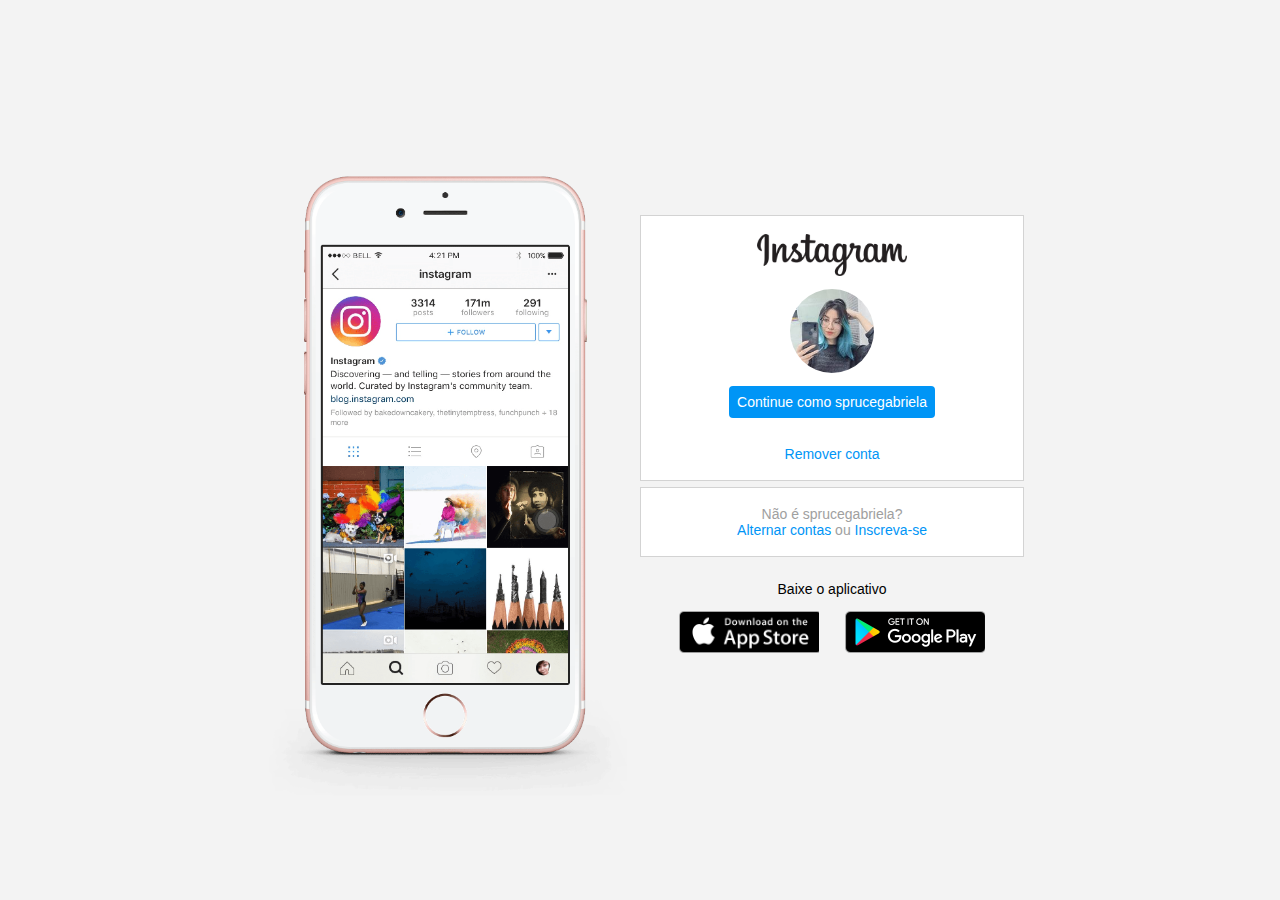
<file: Projeto 01 - Pag instagram/instagram-dio-master/index.html>
<!DOCTYPE html>
<html lang="en">
<head>
    <meta charset="UTF-8">
    <meta name="viewport" content="width=device-width, initial-scale=1.0">
    <link rel="stylesheet" href="style.css">
    <title>Instagram</title>
</head>
<body>
    <div class="instagram-wrapper">
        <div class="instagram-phone">
            <img src="./img/instagram-celular.png" alt="celular">
        </div>
        <div class="instagram-continue">
            <div class="group">
                <img src="./img/instagram-logo.png" class="instagram-logo" alt="instagram logo">
                <div class="profile-photo">
                    <img src="./img/perfil-instagram.jpg" alt="foto de perfil">
                </div>
                <a href="#" class="instagram-login">Continue como sprucegabriela</a>
                <a href="#" class="instagram-logout">Remover conta</a>
            </div>
            <div class="group">
                <p class="not-account">Não é sprucegabriela?</p>
                <p class="not-account">
                    <span class="link-blue">Alternar contas</span>
                    ou
                    <span class="link-blue">Inscreva-se</span>
                </p>
            </div>
            <div class="get-the-app">
                <p class="get-app">Baixe o aplicativo</p>
                <div class="download">
                    <a href="#" class="app-download"></a>
                    <a href="#" class="app-download"></a>
                </div>
            </div>
        </div>
    </div>
</body>
</html>
</file>
<file: Projeto 01 - Pag instagram/instagram-dio-master/style.css>
* {
    padding: 0;
    margin: 0;
    box-sizing: border-box;
    text-decoration: none;
    font-family: sans-serif;
    font-size: 14px;
}

body {
    width: 100%;
    min-height: 100vh;
    background-color: rgb(243, 243, 243);
    margin: 0;
    padding: 0;
    display: flex;
    justify-content: center;
}

.instagram-wrapper {
    display: flex;
    align-items: center;
    justify-content: start;
    width: 60%;
    height: 100vh;
}

.instagram-phone {
    display: flex;
    align-items: center;
    justify-content: center;
    width: 50%;
}

.instagram-phone img {
    height: 50rem;
}

.instagram-continue {
    display: flex;
    align-items: center; /* horizontal */
    justify-content: space-around; /* vertical */
    flex-direction: column;
    width: 50%;
    min-height: 34rem;
}

.group {
    display: flex;
    justify-content: space-between;
    align-items: center;
    flex-direction: column;
    background-color: #ffffff;
    width: 100%;
    padding: 1.3rem 0;
    border: 1px solid lightgray;
}

.group:nth-child(1) {
    min-height: 19rem;
}

.instagram-logo {
    height: 3rem;
}

.profile-photo {
    display: flex;
    justify-content: center;
    align-items: center;
    border-radius: 50%;
    overflow: hidden;
}

.profile-photo img {
    height: 6rem;
}

.instagram-login {
    background-color: #0095f6;
    color: #ffffff;
    padding: 8px;
    border-radius: 4px;
}

.instagram-logout {
    color: #0095f6;
    margin-top: 1rem;
}

.not-account {
    color: rgb(160, 160, 160);
}

.link-blue {
    color: #0095f6;
}

.get-the-app {
    display: flex;
    flex-direction: column;
    align-items: center;
    justify-content: center;
    width: 100%;
    padding: 1.3rem 0;
}

.download {
    display: flex;
    width: 100%;
    justify-content: space-evenly;
    align-items: center;
    padding: 1rem;
}

.app-download {
    height: 3rem;
    width: 10rem;
    background-size: cover;
}

.app-download:nth-child(1) {
    background-image: url('./img/apple-button.png');
}

.app-download:nth-child(2) {
    background-image: url('./img/googleplay-button.png');
}

/* media queries */


@media (max-width: 1024px) {
    .instagram-wrapper {
        width: 90%;
    }
}

@media (max-width: 650px) {
    body {
        background-color: #ffffff;
    }

    .instagram-wrapper {
        width: 90%;
    }

    .instagram-phone {
        display: none;
    }

    .instagram-continue {
        width: 100%;
    }
    
    .group {
        border: 1px solid transparent;
    }
}
</file>
